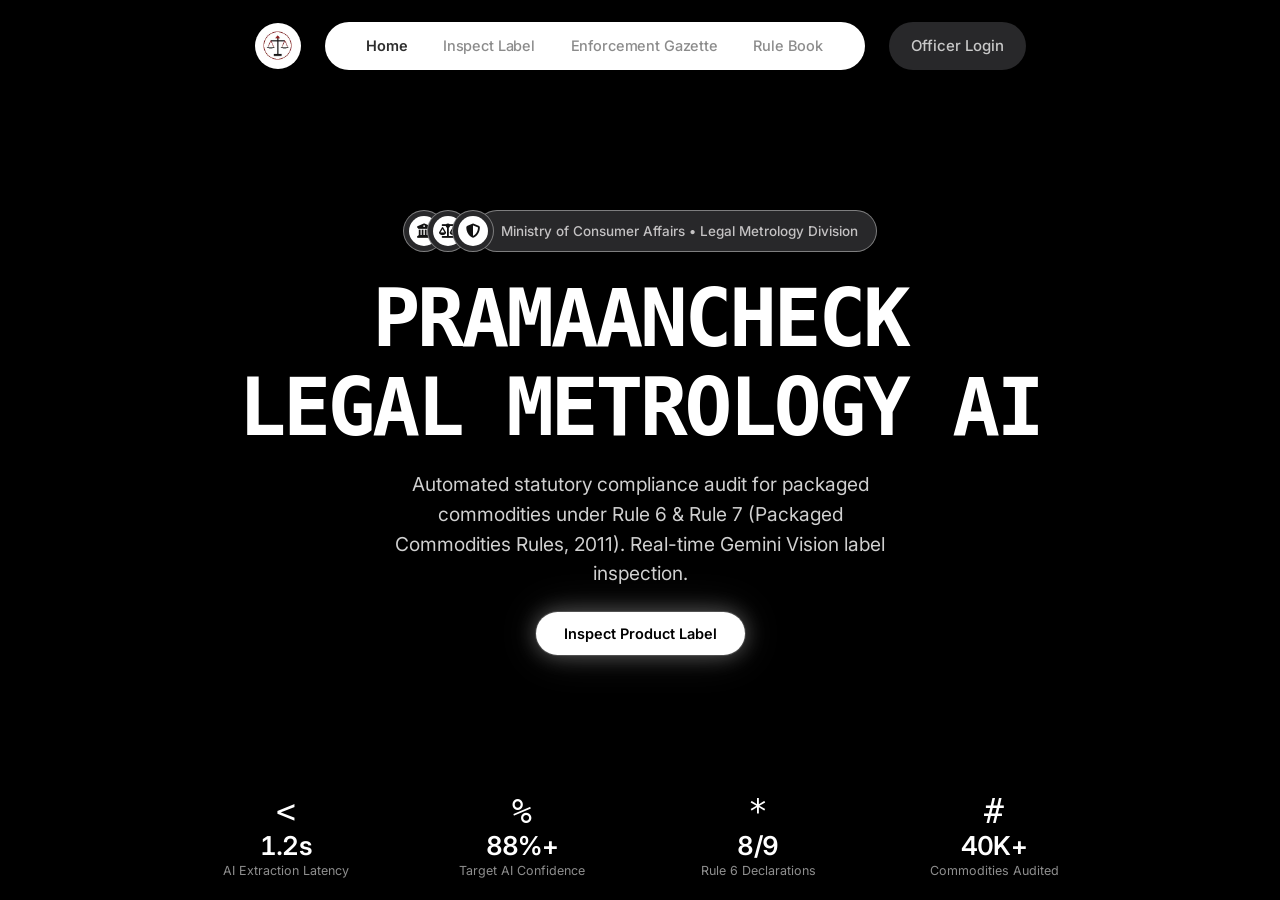
<file: index.html>
<!DOCTYPE html>
<html lang="en">
<head>
  <meta charset="UTF-8" />
  <meta name="viewport" content="width=device-width, initial-scale=1.0" />
  <title>PramaanCheck — Legal Metrology Compliance Intelligence Portal</title>

  <!-- Fonts -->
  <link rel="preconnect" href="https://fonts.googleapis.com" />
  <link rel="preconnect" href="https://fonts.gstatic.com" crossorigin />
  <link
    href="https://fonts.googleapis.com/css2?family=Inter:wght@400;500;600;700&display=swap"
    rel="stylesheet"
  />

  <!-- Retro Dot-Matrix Display Font -->
  <link
    href="https://db.onlinewebfonts.com/c/8cb707a9b8a73f8a7403336b861c3074?family=BubbledotICG-FinePos"
    rel="stylesheet"
  />

  <!-- Font Awesome 6.5.2 Brand & Solid Icons -->
  <link
    rel="stylesheet"
    href="https://cdnjs.cloudflare.com/ajax/libs/font-awesome/6.5.2/css/all.min.css"
    integrity="sha512-SnH5WK+bZxgPHs44uWIX+LLJAJ9/2PkPKZ5QiAj6Ta86w+fsb2TkcmfRyVX3pBnMFcV7oQPJkl9QevSCWr3W6A=="
    crossorigin="anonymous"
    referrerpolicy="no-referrer"
  />

  <!-- Stylesheet -->
  <link rel="stylesheet" href="/styles.css" />
</head>

<body>
  <!-- Full-viewport Cover Video -->
  <div class="bg">
    <video class="bg-video" autoplay muted loop playsinline>
      <source
        src="https://d8j0ntlcm91z4.cloudfront.net/user_38xzZboKViGWJOttwIXH07lWA1P/hf_20260809_012548_ef22562c-c0ae-4816-ad9d-f8922af4e6a7.mp4"
        type="video/mp4"
      />
    </video>
  </div>

  <main class="page">
    <!-- 1. Header -->
    <header class="header">
      <a href="/" class="logo-btn" aria-label="PramaanCheck Legal Metrology Portal">
        <img
          src="assets/logo.webp"
          alt="PramaanCheck Legal Metrology Seal"
          width="52"
          height="52"
          class="logo-img"
        />
      </a>

      <nav class="nav-pill" aria-label="Main Navigation">
        <a href="/" class="nav-link active">Home</a>
        <a href="/scan" class="nav-link">Inspect Label</a>
        <a href="/dashboard" class="nav-link">Enforcement Gazette</a>
        <a href="#rules-modal" class="nav-link" id="rulesNavBtn">Rule Book</a>
      </nav>

      <a href="/login" class="sign-in-btn">Officer Login</a>

      <!-- Mobile Hamburger Button (<=720px) -->
      <button
        class="burger-btn"
        id="burgerBtn"
        aria-label="Toggle Navigation Menu"
        aria-expanded="false"
        aria-controls="mobileMenu"
      >
        <span class="burger-bar"></span>
        <span class="burger-bar"></span>
        <span class="burger-bar"></span>
      </button>
    </header>

    <!-- 2. Hero -->
    <section class="hero">
      <!-- Trust Row -->
      <div class="trust-row anim" style="--d: 0.05s;">
        <div class="trust-avatar" title="Ministry of Consumer Affairs">
          <div class="trust-avatar-inner">
            <i class="fa-solid fa-building-columns" aria-hidden="true"></i>
          </div>
        </div>
        <div class="trust-avatar" title="Legal Metrology Division">
          <div class="trust-avatar-inner">
            <i class="fa-solid fa-scale-balanced" aria-hidden="true"></i>
          </div>
        </div>
        <div class="trust-avatar" title="Compliance Enforcement">
          <div class="trust-avatar-inner">
            <i class="fa-solid fa-shield-halved" aria-hidden="true"></i>
          </div>
        </div>
        <div class="trust-pill">
          <span class="trust-text">Ministry of Consumer Affairs • Legal Metrology Division</span>
        </div>
      </div>

      <!-- Headline -->
      <h1 class="headline">
        <span>PRAMAANCHECK</span>
        <span>LEGAL METROLOGY AI</span>
      </h1>

      <!-- Subhead -->
      <p class="subhead anim" style="--d: 0.28s;">
        Automated statutory compliance audit for packaged commodities under Rule 6 &amp; Rule 7 (Packaged Commodities Rules, 2011). Real-time Gemini Vision label inspection.
      </p>

      <!-- CTA Button -->
      <a href="/scan" class="cta-btn anim-pulse" style="--d: 0.4s;">Inspect Product Label</a>
    </section>

    <!-- 3. Stats Footer -->
    <footer class="stats-footer">
      <div class="stat-item anim" style="--d: 0.5s;">
        <div class="stat-icon">&lt;</div>
        <div class="stat-value-container">
          <span class="stat-value" data-target="1.2" data-decimals="1" data-suffix="s">0.0</span>
        </div>
        <div class="stat-label">AI Extraction Latency</div>
      </div>

      <div class="stat-item anim" style="--d: 0.58s;">
        <div class="stat-icon">%</div>
        <div class="stat-value-container">
          <span class="stat-value" data-target="95" data-decimals="0" data-suffix="%+">0</span>
        </div>
        <div class="stat-label">Target AI Confidence</div>
      </div>

      <div class="stat-item anim" style="--d: 0.66s;">
        <div class="stat-icon">*</div>
        <div class="stat-value-container">
          <span class="stat-value" data-target="9" data-decimals="0" data-suffix="/9">0</span>
        </div>
        <div class="stat-label">Rule 6 Declarations</div>
      </div>

      <div class="stat-item anim" style="--d: 0.74s;">
        <div class="stat-icon">#</div>
        <div class="stat-value-container">
          <span class="stat-value" data-target="50" data-decimals="0" data-suffix="K+">0</span>
        </div>
        <div class="stat-label">Commodities Audited</div>
      </div>
    </footer>
  </main>

  <!-- Mobile Menu Overlay & Drawer Sheet -->
  <div class="mobile-overlay" id="mobileOverlay" hidden></div>
  <div class="mobile-menu-sheet" id="mobileMenu" hidden>
    <a href="/" class="mobile-nav-link active">Home</a>
    <a href="/scan" class="mobile-nav-link">Inspect Label</a>
    <a href="/dashboard" class="mobile-nav-link">Enforcement Gazette</a>
    <a href="#rules-modal" class="mobile-nav-link" id="mobileRulesBtn">Rule Book</a>
    <a href="/login" class="mobile-sign-in">Officer Login</a>
  </div>

  <!-- Rule Book Modal -->
  <div class="modal-overlay" id="rulesModal" hidden>
    <div class="modal-content">
      <div class="modal-header">
        <h2 class="modal-title"><i class="fa-solid fa-book-bookmark"></i> Statutory Rule Book</h2>
        <button class="modal-close" id="closeRulesBtn" aria-label="Close Rules Modal">&times;</button>
      </div>
      <div class="modal-body">
        <h3 class="rule-heading">Legal Metrology (Packaged Commodities) Rules, 2011</h3>
        
        <div class="rule-card">
          <h4>Rule 6 — Mandatory Declarations on Package</h4>
          <p>Every package must bear legible, prominent declarations including: Manufacturer Name &amp; Address, Country of Origin, Common/Generic Name, Net Quantity, Month &amp; Year of Manufacture, Maximum Retail Price (MRP incl. of all taxes), Consumer Care Details, and Net Quantity Declaration.</p>
        </div>

        <div class="rule-card">
          <h4>Rule 7 — Height &amp; Width Ratio of Numerals &amp; Letters</h4>
          <p>Minimum height of numerals and letters based on net quantity: up to 200g/ml → 1mm; 200g to 500g/ml → 2mm; above 500g/ml → 4mm (double for molded/embossed print). Width ratio to height must not be less than 1:3.</p>
        </div>

        <div class="rule-card">
          <h4>Rule 18 — Provisions Relating to Wholesale / Retail Sale</h4>
          <p>No package shall be sold at a price higher than the Maximum Retail Price (MRP) declared on the package.</p>
        </div>
      </div>
    </div>
  </div>

  <!-- JavaScript -->
  <script src="/main.js"></script>
</body>
</html>
</file>
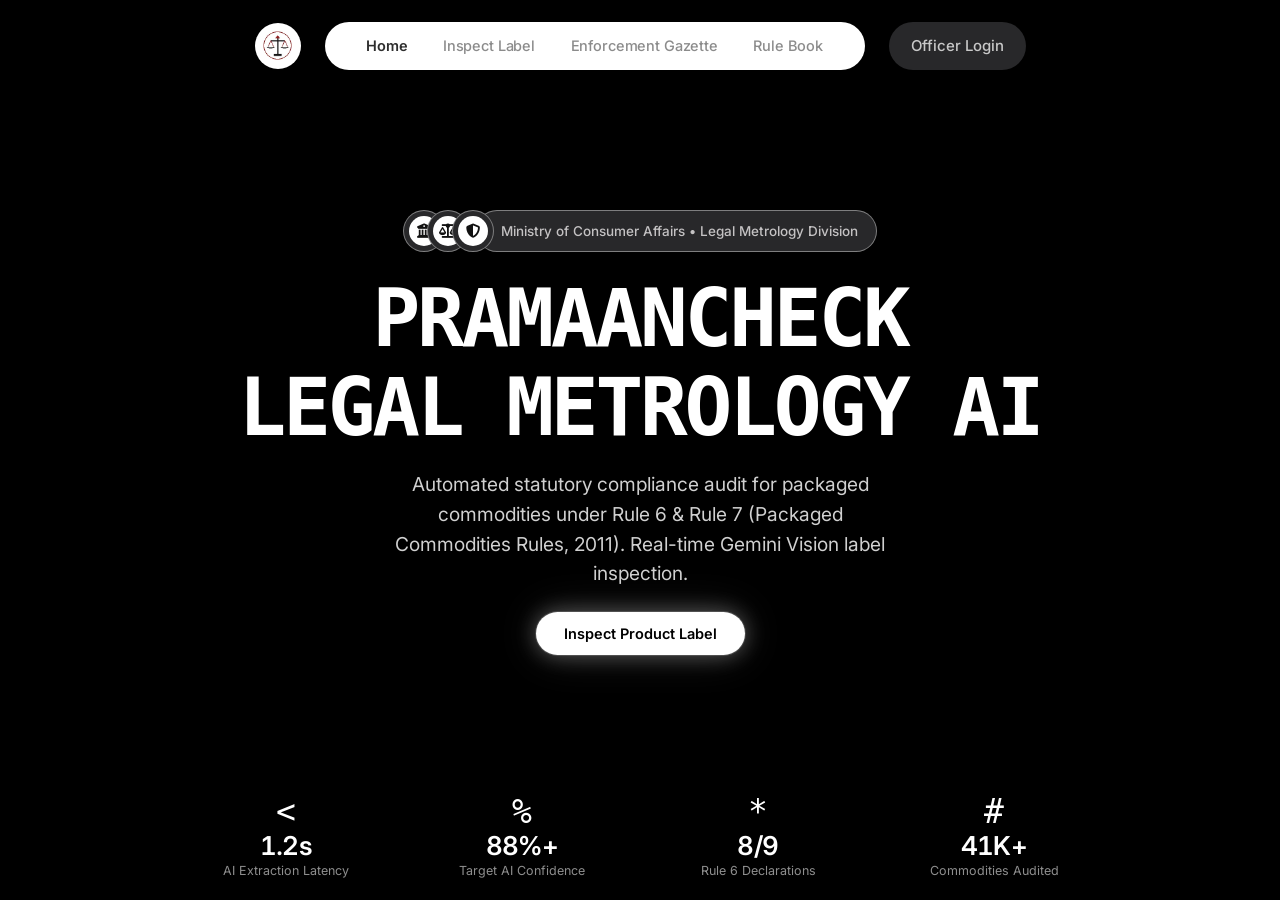
<file: frontend/index.html>
<!DOCTYPE html>
<html lang="en">
<head>
  <meta charset="UTF-8" />
  <meta name="viewport" content="width=device-width, initial-scale=1.0" />
  <title>PramaanCheck — Legal Metrology Compliance Intelligence Portal</title>

  <!-- Fonts -->
  <link rel="preconnect" href="https://fonts.googleapis.com" />
  <link rel="preconnect" href="https://fonts.gstatic.com" crossorigin />
  <link
    href="https://fonts.googleapis.com/css2?family=Inter:wght@400;500;600;700&display=swap"
    rel="stylesheet"
  />

  <!-- Retro Dot-Matrix Display Font -->
  <link
    href="https://db.onlinewebfonts.com/c/8cb707a9b8a73f8a7403336b861c3074?family=BubbledotICG-FinePos"
    rel="stylesheet"
  />

  <!-- Font Awesome 6.5.2 Brand & Solid Icons -->
  <link
    rel="stylesheet"
    href="https://cdnjs.cloudflare.com/ajax/libs/font-awesome/6.5.2/css/all.min.css"
    integrity="sha512-SnH5WK+bZxgPHs44uWIX+LLJAJ9/2PkPKZ5QiAj6Ta86w+fsb2TkcmfRyVX3pBnMFcV7oQPJkl9QevSCWr3W6A=="
    crossorigin="anonymous"
    referrerpolicy="no-referrer"
  />

  <!-- Stylesheet -->
  <link rel="stylesheet" href="styles.css" />
</head>
<body>
  <!-- Full-viewport Cover Video -->
  <div class="bg">
    <video class="bg-video" autoplay muted loop playsinline>
      <source
        src="https://d8j0ntlcm91z4.cloudfront.net/user_38xzZboKViGWJOttwIXH07lWA1P/hf_20260809_012548_ef22562c-c0ae-4816-ad9d-f8922af4e6a7.mp4"
        type="video/mp4"
      />
    </video>
  </div>

  <main class="page">
    <!-- 1. Header -->
    <header class="header">
      <a href="/" class="logo-btn" aria-label="PramaanCheck Legal Metrology Portal">
        <img
          src="assets/logo.webp"
          alt="PramaanCheck Legal Metrology Seal"
          width="52"
          height="52"
          class="logo-img"
        />
      </a>

      <nav class="nav-pill" aria-label="Main Navigation">
        <a href="/" class="nav-link active">Home</a>
        <a href="/scan" class="nav-link">Inspect Label</a>
        <a href="/dashboard" class="nav-link">Enforcement Gazette</a>
        <a href="#rules-modal" class="nav-link" id="rulesNavBtn">Rule Book</a>
      </nav>

      <a href="/login" class="sign-in-btn">Officer Login</a>

      <!-- Mobile Hamburger Button (<=720px) -->
      <button
        class="burger-btn"
        id="burgerBtn"
        aria-label="Toggle Navigation Menu"
        aria-expanded="false"
        aria-controls="mobileMenu"
      >
        <span class="burger-bar"></span>
        <span class="burger-bar"></span>
        <span class="burger-bar"></span>
      </button>
    </header>

    <!-- 2. Hero -->
    <section class="hero">
      <!-- Trust Row -->
      <div class="trust-row anim" style="--d: 0.05s;">
        <div class="trust-avatar" title="Ministry of Consumer Affairs">
          <div class="trust-avatar-inner">
            <i class="fa-solid fa-building-columns" aria-hidden="true"></i>
          </div>
        </div>
        <div class="trust-avatar" title="Legal Metrology Division">
          <div class="trust-avatar-inner">
            <i class="fa-solid fa-scale-balanced" aria-hidden="true"></i>
          </div>
        </div>
        <div class="trust-avatar" title="Compliance Enforcement">
          <div class="trust-avatar-inner">
            <i class="fa-solid fa-shield-halved" aria-hidden="true"></i>
          </div>
        </div>
        <div class="trust-pill">
          <span class="trust-text">Ministry of Consumer Affairs • Legal Metrology Division</span>
        </div>
      </div>

      <!-- Headline -->
      <h1 class="headline">
        <span>PRAMAANCHECK</span>
        <span>LEGAL METROLOGY AI</span>
      </h1>

      <!-- Subhead -->
      <p class="subhead anim" style="--d: 0.28s;">
        Automated statutory compliance audit for packaged commodities under Rule 6 &amp; Rule 7 (Packaged Commodities Rules, 2011). Real-time Gemini Vision label inspection.
      </p>

      <!-- CTA Button -->
      <a href="/scan" class="cta-btn anim-pulse" style="--d: 0.4s;">Inspect Product Label</a>
    </section>

    <!-- 3. Stats Footer -->
    <footer class="stats-footer">
      <div class="stat-item anim" style="--d: 0.5s;">
        <div class="stat-icon">&lt;</div>
        <div class="stat-value-container">
          <span class="stat-value" data-target="1.2" data-decimals="1" data-suffix="s">0.0</span>
        </div>
        <div class="stat-label">AI Extraction Latency</div>
      </div>

      <div class="stat-item anim" style="--d: 0.58s;">
        <div class="stat-icon">%</div>
        <div class="stat-value-container">
          <span class="stat-value" data-target="95" data-decimals="0" data-suffix="%+">0</span>
        </div>
        <div class="stat-label">Target AI Confidence</div>
      </div>

      <div class="stat-item anim" style="--d: 0.66s;">
        <div class="stat-icon">*</div>
        <div class="stat-value-container">
          <span class="stat-value" data-target="9" data-decimals="0" data-suffix="/9">0</span>
        </div>
        <div class="stat-label">Rule 6 Declarations</div>
      </div>

      <div class="stat-item anim" style="--d: 0.74s;">
        <div class="stat-icon">#</div>
        <div class="stat-value-container">
          <span class="stat-value" data-target="50" data-decimals="0" data-suffix="K+">0</span>
        </div>
        <div class="stat-label">Commodities Audited</div>
      </div>
    </footer>
  </main>

  <!-- Mobile Menu Overlay & Drawer Sheet -->
  <div class="mobile-overlay" id="mobileOverlay" hidden></div>
  <div class="mobile-menu-sheet" id="mobileMenu" hidden>
    <a href="/" class="mobile-nav-link active">Home</a>
    <a href="/scan" class="mobile-nav-link">Inspect Label</a>
    <a href="/dashboard" class="mobile-nav-link">Enforcement Gazette</a>
    <a href="#rules-modal" class="mobile-nav-link" id="mobileRulesBtn">Rule Book</a>
    <a href="/login" class="mobile-sign-in">Officer Login</a>
  </div>

  <!-- Rule Book Modal -->
  <div class="modal-overlay" id="rulesModal" hidden>
    <div class="modal-content">
      <div class="modal-header">
        <h2 class="modal-title"><i class="fa-solid fa-book-bookmark"></i> Statutory Rule Book</h2>
        <button class="modal-close" id="closeRulesBtn" aria-label="Close Rules Modal">&times;</button>
      </div>
      <div class="modal-body">
        <h3 class="rule-heading">Legal Metrology (Packaged Commodities) Rules, 2011</h3>
        
        <div class="rule-card">
          <h4>Rule 6 — Mandatory Declarations on Package</h4>
          <p>Every package must bear legible, prominent declarations including: Manufacturer Name &amp; Address, Country of Origin, Common/Generic Name, Net Quantity, Month &amp; Year of Manufacture, Maximum Retail Price (MRP incl. of all taxes), Consumer Care Details, and Net Quantity Declaration.</p>
        </div>

        <div class="rule-card">
          <h4>Rule 7 — Height &amp; Width Ratio of Numerals &amp; Letters</h4>
          <p>Minimum height of numerals and letters based on net quantity: up to 200g/ml → 1mm; 200g to 500g/ml → 2mm; above 500g/ml → 4mm (double for molded/embossed print). Width ratio to height must not be less than 1:3.</p>
        </div>

        <div class="rule-card">
          <h4>Rule 18 — Provisions Relating to Wholesale / Retail Sale</h4>
          <p>No package shall be sold at a price higher than the Maximum Retail Price (MRP) declared on the package.</p>
        </div>
      </div>
    </div>
  </div>

  <!-- JavaScript -->
  <script src="main.js"></script>
</body>
</html>
</file>
<file: styles.css>
:root {
  --bg: #000000;
  --text: #ffffff;
  --muted: #8e8e8e;
  --nav-text: #2e2e2e;
  --pill-dark: #28282a;
  --sign-in-text: #c8c8c8;
  --nav-shadow: 0 4px 14px rgba(0, 0, 0, 0.16);
  --trust-bg: #28282a;
  --trust-border: rgba(255, 255, 255, 0.4);
  --trust-text: #c4c2c3;
  --font-sans: "Inter", "Segoe UI", system-ui, sans-serif;
  --font-display: "Geist Pixel Circle", monospace;
}

@font-face {
  font-family: "Geist Pixel Circle";
  src: url("fonts/GeistPixel-Circle.woff2") format("woff2");
  font-weight: 400;
  font-style: normal;
  font-display: swap;
}

*, *::before, *::after {
  box-sizing: border-box;
  margin: 0;
  padding: 0;
}

html, body {
  width: 100%;
  height: 100vh;
  height: 100dvh;
  overflow: hidden;
  background-color: var(--bg);
  color: var(--text);
  font-family: var(--font-sans);
  -webkit-font-smoothing: antialiased;
  -moz-osx-font-smoothing: grayscale;
}

body.menu-open {
  overflow: hidden;
}

/* Background Cover Video */
.bg {
  position: absolute;
  inset: 0;
  overflow: hidden;
  background-color: var(--bg);
  z-index: 0;
}

.bg::after {
  content: "";
  position: absolute;
  inset: 0;
  background: radial-gradient(circle at center, rgba(0, 0, 0, 0.3) 0%, rgba(0, 0, 0, 0.7) 100%),
              linear-gradient(180deg, rgba(0,0,0,0.4) 0%, rgba(0,0,0,0.1) 40%, rgba(0,0,0,0.5) 100%);
  pointer-events: none;
  z-index: 1;
}


.bg-video {
  position: absolute;
  inset: 0;
  width: 100%;
  height: 100%;
  object-fit: cover;
  pointer-events: none;
  z-index: 0;
}

/* Layout Container */
.page {
  position: relative;
  z-index: 1;
  display: flex;
  flex-direction: column;
  align-items: center;
  justify-content: space-between;
  height: 100vh;
  height: 100dvh;
  padding: clamp(16px, 2.4vh, 28px) clamp(14px, 3vw, 32px);
  overflow: hidden;
}

/* Header */
.header {
  position: relative;
  z-index: 10;
  width: 100%;
  max-width: 820px;
  display: flex;
  align-items: center;
  justify-content: center;
  gap: clamp(14px, 2.2vw, 24px);
  flex-shrink: 0;
  animation: slideDown 0.7s cubic-bezier(0.22, 1, 0.36, 1) both;
}

@keyframes slideDown {
  from {
    opacity: 0;
    transform: translateY(-18px);
  }
  to {
    opacity: 1;
    transform: translateY(0);
  }
}

.logo-btn {
  width: clamp(40px, 4.4vw, 46px);
  height: clamp(40px, 4.4vw, 46px);
  border-radius: 50%;
  background-color: #ffffff;
  box-shadow: var(--nav-shadow);
  display: grid;
  place-items: center;
  border: none;
  cursor: pointer;
  transition: transform 0.25s ease;
  flex-shrink: 0;
  padding: 0;
}

.logo-btn:hover {
  transform: scale(1.04);
}

.logo-img {
  width: 72%;
  height: 72%;
  object-fit: contain;
  display: block;
}

.nav-pill {
  height: clamp(44px, 5.2vw, 48px);
  max-width: 540px;
  flex: 1;
  background-color: #ffffff;
  border-radius: 999px;
  box-shadow: var(--nav-shadow);
  display: flex;
  align-items: center;
  justify-content: space-evenly;
  padding: 4px 12px;
}

.nav-link {
  font-family: var(--font-sans);
  font-weight: 500;
  font-size: clamp(12px, 1.3vw, 14.5px);
  letter-spacing: -0.01em;
  color: var(--nav-text);
  text-decoration: none;
  opacity: 0.55;
  transition: opacity 0.2s ease;
  position: relative;
  padding: 4px 6px;
  white-space: nowrap;
}


.nav-link:hover {
  opacity: 0.75;
}

.nav-link.active {
  opacity: 1;
  font-weight: 600;
}


.sign-in-btn {
  height: clamp(44px, 5.2vw, 48px);
  padding: 0 clamp(16px, 2vw, 22px);
  background-color: var(--pill-dark);
  color: var(--sign-in-text);
  border-radius: 999px;
  box-shadow: var(--nav-shadow);
  font-family: var(--font-sans);
  font-weight: 500;
  font-size: clamp(13px, 1.4vw, 15px);
  text-decoration: none;
  display: inline-flex;
  align-items: center;
  justify-content: center;
  border: none;
  cursor: pointer;
  white-space: nowrap;
  transition: background-color 0.2s ease, color 0.2s ease, transform 0.2s ease;
  flex-shrink: 0;
}

.sign-in-btn:hover {
  background-color: #323234;
  color: #ffffff;
  transform: translateY(-1px);
}

/* Hero Section */
.hero {
  flex: 1;
  display: flex;
  flex-direction: column;
  align-items: center;
  justify-content: center;
  text-align: center;
  max-width: 900px;
  width: 100%;
  position: relative;
  z-index: 2;
}

/* Trust Row */
.trust-row {
  display: inline-flex;
  align-items: center;
  margin-bottom: clamp(16px, 2.5vh, 26px);
  position: relative;
  --trust-size: clamp(36px, 4.5vw, 42px);
}

.trust-avatar {
  width: var(--trust-size);
  height: var(--trust-size);
  background-color: var(--trust-bg);
  border: 1px solid var(--trust-border);
  border-radius: 50%;
  padding: 5px;
  display: flex;
  align-items: center;
  justify-content: center;
  position: relative;
  transition: transform 0.35s ease;
}

.trust-avatar-inner {
  width: 100%;
  height: 100%;
  border-radius: 50%;
  background-color: #ffffff;
  display: flex;
  align-items: center;
  justify-content: center;
}

.trust-avatar-inner i {
  color: #111111;
  font-size: calc(var(--trust-size) * 0.34);
}

.trust-avatar:nth-child(1) { z-index: 1; }
.trust-avatar:nth-child(2) { z-index: 2; margin-left: calc(var(--trust-size) * -0.42); }
.trust-avatar:nth-child(3) { z-index: 4; margin-left: calc(var(--trust-size) * -0.42); }

.trust-avatar:nth-child(1):hover { transform: translateY(-2px); }
.trust-avatar:nth-child(2):hover { transform: translateY(-4px); }
.trust-avatar:nth-child(3):hover { transform: translateY(-2px); }

.trust-pill {
  height: var(--trust-size);
  background-color: var(--trust-bg);
  border: 1px solid var(--trust-border);
  border-radius: 999px;
  margin-left: calc(var(--trust-size) * -0.42);
  padding-left: calc(var(--trust-size) * 0.58);
  padding-right: clamp(14px, 2vw, 18px);
  display: inline-flex;
  align-items: center;
  z-index: 0;
}

.trust-text {
  font-family: var(--font-sans);
  font-weight: 500;
  color: var(--trust-text);
  font-size: clamp(12px, 1.4vw, 13.5px);
  white-space: nowrap;
}

/* Headline */
.headline {
  font-family: var(--font-display);
  font-size: clamp(28px, 6.2vw, 80px);
  letter-spacing: -0.04em;
  line-height: 1.12;
  color: #ffffff;
  margin-bottom: clamp(12px, 2vh, 20px);
}

.headline span {
  display: block;
  white-space: nowrap;
  overflow: hidden;
  opacity: 0;
  transform: translateY(14px);
  animation: headlineFade 0.85s cubic-bezier(0.22, 1, 0.36, 1) forwards;
}

.headline span:nth-child(1) {
  animation-delay: 0.12s;
}

.headline span:nth-child(2) {
  animation-delay: 0.30s;
}

@keyframes headlineFade {
  to {
    opacity: 1;
    transform: translateY(0);
  }
}

/* Subhead */
.subhead {
  max-width: min(500px, 92%);
  font-family: var(--font-sans);
  font-size: clamp(calc(13.5px + 2pt), calc(1.55vw + 2pt), calc(16.5px + 2pt));
  color: #d0d0d0;
  opacity: 0.8;
  line-height: 1.55;
  font-weight: 400;
  margin-bottom: clamp(16px, 2.5vh, 26px);
}

/* CTA Button */
.cta-btn {
  font-family: var(--font-sans);
  font-weight: 600;
  font-size: clamp(13.5px, 1.5vw, 14.5px);
  color: #000000;
  background-color: #ffffff;
  padding: clamp(11px, 1.6vh, 13px) clamp(22px, 3vw, 28px);
  border-radius: 999px;
  text-decoration: none;
  display: inline-flex;
  align-items: center;
  justify-content: center;
  box-shadow: 0 0 0 1px rgba(255,255,255,0.15), 0 0 22px rgba(255,255,255,0.32), 0 0 44px rgba(255,255,255,0.12);
  transition: transform 0.25s ease, box-shadow 0.25s ease;
}

.cta-btn:hover {
  transform: translateY(-2px) scale(1.02);
  box-shadow: 0 0 0 1px rgba(255,255,255,0.25), 0 0 30px rgba(255,255,255,0.48), 0 0 60px rgba(255,255,255,0.22);
}

/* Stats Footer */
.stats-footer {
  width: 100%;
  max-width: 920px;
  display: grid;
  grid-template-columns: repeat(4, 1fr);
  gap: clamp(12px, 2vw, 24px);
  flex-shrink: 0;
  position: relative;
  z-index: 2;
}

.stat-item {
  display: flex;
  flex-direction: column;
  align-items: center;
  text-align: center;
}

.stat-icon {
  font-family: var(--font-display);
  font-size: clamp(22px, 3vw, 33px);
  color: #ffffff;
  margin-bottom: 2px;
  line-height: 1;
}

.stat-value-container {
  font-family: var(--font-sans);
  font-weight: 600;
  font-size: clamp(18px, 2.2vw, 26px);
  letter-spacing: -0.025em;
  color: #ffffff;
  font-variant-numeric: tabular-nums;
  margin-bottom: 2px;
  line-height: 1.2;
}

.stat-label {
  font-family: var(--font-sans);
  font-size: clamp(11px, 1.2vw, 12.5px);
  color: var(--muted);
  font-weight: 400;
}

/* Shared Entrance Animation */
.anim {
  opacity: 0;
  animation: reveal 0.85s cubic-bezier(0.22, 1, 0.36, 1) forwards;
  animation-delay: var(--d, 0s);
}

@keyframes reveal {
  from {
    opacity: 0;
    transform: translateY(22px) scale(0.98);
    filter: blur(6px);
  }
  to {
    opacity: 1;
    transform: translateY(0) scale(1);
    filter: blur(0);
  }
}

.anim-pulse {
  opacity: 0;
  animation: revealPulse 0.85s cubic-bezier(0.22, 1, 0.36, 1) forwards;
  animation-delay: var(--d, 0s);
}

@keyframes revealPulse {
  from {
    opacity: 0;
    transform: translateY(22px) scale(0.95);
    filter: blur(6px);
  }
  to {
    opacity: 1;
    transform: translateY(0) scale(1);
    filter: blur(0);
  }
}

/* Mobile Navigation */
.burger-btn {
  display: none;
  width: 48px;
  height: 48px;
  border-radius: 50%;
  background-color: var(--pill-dark);
  border: none;
  cursor: pointer;
  position: relative;
  z-index: 100;
  align-items: center;
  justify-content: center;
  flex-direction: column;
  gap: 5px;
  transition: background-color 0.3s ease;
}

.burger-bar {
  width: 18px;
  height: 1.5px;
  background-color: #ffffff;
  transition: transform 0.3s ease, background-color 0.3s ease;
}

.burger-btn[aria-expanded="true"] {
  background-color: #ffffff;
}

.burger-btn[aria-expanded="true"] .burger-bar {
  background-color: #000000;
}

.burger-btn[aria-expanded="true"] .burger-bar:nth-child(1) {
  transform: translateY(6.5px) rotate(45deg);
}

.burger-btn[aria-expanded="true"] .burger-bar:nth-child(2) {
  opacity: 0;
}

.mobile-overlay[hidden],
.mobile-menu-sheet[hidden] {
  display: none !important;
}

@media (min-width: 721px) {
  .burger-btn,
  .mobile-overlay,
  .mobile-menu-sheet {
    display: none !important;
  }
}

.mobile-overlay {
  position: fixed;
  inset: 0;
  background-color: rgba(0, 0, 0, 0.62);
  backdrop-filter: blur(6px);
  -webkit-backdrop-filter: blur(6px);
  z-index: 90;
  animation: overlayIn 0.28s ease forwards;
}


@keyframes overlayIn {
  from { opacity: 0; }
  to { opacity: 1; }
}

.mobile-menu-sheet {
  position: fixed;
  top: clamp(80px, 12vh, 100px);
  left: 50%;
  transform: translateX(-50%);
  width: calc(100% - 32px);
  max-width: 400px;
  background-color: #ffffff;
  border-radius: 28px;
  padding: 22px 18px 20px;
  box-shadow: 0 20px 60px rgba(0, 0, 0, 0.45);
  z-index: 95;
  display: flex;
  flex-direction: column;
  align-items: center;
  gap: 16px;
  animation: menuIn 0.38s cubic-bezier(0.22, 1, 0.36, 1) forwards;
}

@keyframes menuIn {
  from {
    opacity: 0;
    transform: translate(-50%, -20px) scale(0.95);
  }
  to {
    opacity: 1;
    transform: translate(-50%, 0) scale(1);
  }
}

.mobile-nav-link {
  font-family: var(--font-sans);
  font-weight: 500;
  font-size: 16px;
  color: #2e2e2e;
  text-decoration: none;
  position: relative;
  padding: 6px 12px;
  opacity: 0.8;
}

.mobile-nav-link.active {
  opacity: 1;
  font-weight: 600;
}


.mobile-sign-in {
  width: 100%;
  height: 48px;
  background-color: var(--pill-dark);
  color: #ffffff;
  border-radius: 999px;
  font-family: var(--font-sans);
  font-weight: 500;
  font-size: 15px;
  text-decoration: none;
  display: flex;
  align-items: center;
  justify-content: center;
  margin-top: 8px;
}

/* Responsiveness */
@media (max-width: 720px) {
  .header {
    justify-content: space-between;
    max-width: 100%;
  }

  .logo-btn {
    width: 48px;
    height: 48px;
  }

  .nav-pill, .sign-in-btn {
    display: none;
  }

  .burger-btn {
    display: flex;
  }

  .headline {
    letter-spacing: -0.08em;
    line-height: 1.05;
  }

  .stats-footer {
    grid-template-columns: repeat(2, 1fr);
    row-gap: 16px;
  }
}

@media (max-width: 420px) {
  .headline {
    letter-spacing: -0.09em;
    line-height: 1.04;
  }

  .trust-row {
    --trust-size: 34px;
  }

  .trust-text {
    font-size: 12px;
  }
}

@media (max-height: 700px) {
  .trust-row {
    margin-bottom: 12px;
  }
  .subhead {
    margin-bottom: 16px;
  }
  .headline {
    margin-bottom: 10px;
  }
}

@media (prefers-reduced-motion: reduce) {
  *, ::before, ::after {
    animation-duration: 0.01ms !important;
    animation-iteration-count: 1 !important;
    transition-duration: 0.01ms !important;
    scroll-behavior: auto !important;
  }
  .anim, .anim-pulse, .headline span, .header {
    opacity: 1 !important;
    transform: none !important;
    filter: none !important;
  }
}

/* Modal Dialog (Rule Book) */
.modal-overlay[hidden] {
  display: none !important;
}

.modal-overlay {
  position: fixed;
  inset: 0;
  background-color: rgba(0, 0, 0, 0.75);
  backdrop-filter: blur(8px);
  -webkit-backdrop-filter: blur(8px);
  z-index: 200;
  display: flex;
  align-items: center;
  justify-content: center;
  padding: 20px;
  animation: overlayIn 0.25s ease forwards;
}


.modal-content {
  background-color: #1a1a1c;
  border: 1px solid rgba(255, 255, 255, 0.2);
  border-radius: 20px;
  width: 100%;
  max-width: 620px;
  max-height: 85vh;
  overflow-y: auto;
  box-shadow: 0 20px 50px rgba(0, 0, 0, 0.6);
  color: #ffffff;
  padding: 24px;
}

.modal-header {
  display: flex;
  align-items: center;
  justify-content: space-between;
  border-bottom: 1px solid rgba(255, 255, 255, 0.1);
  padding-bottom: 14px;
  margin-bottom: 18px;
}

.modal-title {
  font-family: var(--font-sans);
  font-size: 18px;
  font-weight: 600;
  color: #ffffff;
  display: flex;
  align-items: center;
  gap: 10px;
}

.modal-close {
  background: transparent;
  border: none;
  color: #8e8e8e;
  font-size: 24px;
  cursor: pointer;
  line-height: 1;
  transition: color 0.2s ease;
}

.modal-close:hover {
  color: #ffffff;
}

.modal-body {
  display: flex;
  flex-direction: column;
  gap: 16px;
  font-family: var(--font-sans);
}

.rule-heading {
  font-size: 14px;
  color: #c4c2c3;
  text-transform: uppercase;
  letter-spacing: 0.05em;
  font-weight: 600;
}

.rule-card {
  background-color: #242426;
  border-left: 3px solid #991B1B;
  border-radius: 8px;
  padding: 14px 16px;
}

.rule-card h4 {
  font-size: 15px;
  font-weight: 600;
  color: #ffffff;
  margin-bottom: 6px;
}

.rule-card p {
  font-size: 13px;
  line-height: 1.5;
  color: #d0d0d0;
}

/* Glassmorphic Auth Card Styles */
.auth-container {
  flex: 1;
  display: flex;
  align-items: center;
  justify-content: center;
  width: 100%;
  max-width: 440px;
  z-index: 2;
}

.auth-card {
  width: 100%;
  background: rgba(24, 24, 26, 0.85);
  backdrop-filter: blur(12px);
  -webkit-backdrop-filter: blur(12px);
  border: 1px solid rgba(255, 255, 255, 0.15);
  border-radius: 24px;
  padding: 32px 28px;
  box-shadow: 0 20px 50px rgba(0, 0, 0, 0.6);
  color: #ffffff;
  display: flex;
  flex-direction: column;
  gap: 20px;
}

.auth-header {
  text-align: center;
}

.auth-header h1 {
  font-family: var(--font-display);
  font-size: 24px;
  color: #ffffff;
  letter-spacing: -0.02em;
  margin-top: 8px;
  margin-bottom: 4px;
}

.auth-header p {
  font-family: var(--font-sans);
  font-size: 13px;
  color: var(--trust-text);
}

.form-group {
  display: flex;
  flex-direction: column;
  gap: 6px;
  text-align: left;
}

.form-group label {
  font-family: var(--font-sans);
  font-size: 12px;
  font-weight: 500;
  color: #c8c8c8;
  text-transform: uppercase;
  letter-spacing: 0.04em;
}

.form-control {
  width: 100%;
  background: rgba(255, 255, 255, 0.06);
  border: 1px solid rgba(255, 255, 255, 0.2);
  border-radius: 12px;
  padding: 12px 16px;
  color: #ffffff;
  font-family: var(--font-sans);
  font-size: 14px;
  outline: none;
  transition: border-color 0.2s ease, background 0.2s ease;
}

.form-control:focus {
  border-color: #ffffff;
  background: rgba(255, 255, 255, 0.1);
}

.auth-submit-btn {
  width: 100%;
  height: 46px;
  background-color: #ffffff;
  color: #000000;
  border-radius: 999px;
  border: none;
  font-family: var(--font-sans);
  font-weight: 600;
  font-size: 14px;
  cursor: pointer;
  box-shadow: 0 0 22px rgba(255, 255, 255, 0.32);
  transition: transform 0.2s ease, box-shadow 0.2s ease;
  margin-top: 6px;
}

.auth-submit-btn:hover {
  transform: translateY(-2px);
  box-shadow: 0 0 30px rgba(255, 255, 255, 0.48);
}

.quick-users {
  margin-top: 8px;
  border-top: 1px solid rgba(255, 255, 255, 0.1);
  padding-top: 16px;
  display: flex;
  flex-direction: column;
  gap: 10px;
}

.quick-users-title {
  font-family: var(--font-sans);
  font-size: 11px;
  color: var(--muted);
  text-align: center;
  letter-spacing: 0.06em;
  font-weight: 600;
}

.quick-user-btn {
  width: 100%;
  background: var(--pill-dark);
  border: 1px solid rgba(255, 255, 255, 0.15);
  border-radius: 999px;
  padding: 10px 16px;
  color: #ffffff;
  font-family: var(--font-sans);
  font-size: 13px;
  cursor: pointer;
  display: flex;
  align-items: center;
  justify-content: space-between;
  transition: background 0.2s ease, transform 0.2s ease;
}

.quick-user-btn:hover {
  background: #323234;
  transform: translateY(-1px);
}

.user-role-tag {
  font-size: 10px;
  font-weight: 600;
  text-transform: uppercase;
  padding: 2px 8px;
  border-radius: 999px;
  letter-spacing: 0.04em;
}

.role-admin { background: #991b1b; color: #ffffff; }
.role-inspector { background: #1e3a8a; color: #ffffff; }
.role-viewer { background: #15803d; color: #ffffff; }

.alert-box {
  padding: 10px 14px;
  border-radius: 10px;
  font-family: var(--font-sans);
  font-size: 13px;
  text-align: center;
}

.alert-error {
  background: rgba(153, 27, 27, 0.25);
  border: 1px solid #991b1b;
  color: #fca5a5;
}

/* Glassmorphic Workspace & Scan Grid */
.main-workspace {
  flex: 1;
  width: 100%;
  max-width: 1080px;
  display: flex;
  flex-direction: column;
  gap: 20px;
  z-index: 2;
  overflow-y: auto;
  padding-bottom: 24px;
  margin-top: clamp(16px, 2.5vh, 28px);
}

.main-workspace h1,
.main-workspace .headline {
  text-shadow: 0 2px 12px rgba(0, 0, 0, 0.95);
}

.main-workspace p {
  color: #e2e8f0 !important;
  text-shadow: 0 1px 6px rgba(0, 0, 0, 0.9);
}


.glass-panel {
  background: rgba(24, 24, 26, 0.85);
  backdrop-filter: blur(12px);
  -webkit-backdrop-filter: blur(12px);
  border: 1px solid rgba(255, 255, 255, 0.15);
  border-radius: 24px;
  padding: 24px;
  color: #ffffff;
  box-shadow: 0 20px 50px rgba(0, 0, 0, 0.6);
}

.scan-grid {
  display: grid;
  grid-template-columns: 1fr 1fr;
  gap: 20px;
  width: 100%;
}

@media (max-width: 840px) {
  .scan-grid {
    grid-template-columns: 1fr;
  }
}

.upload-area {
  background: rgba(255, 255, 255, 0.04);
  border: 2px dashed rgba(255, 255, 255, 0.2);
  border-radius: 16px;
  padding: 32px 20px;
  text-align: center;
  cursor: pointer;
  transition: background 0.2s ease, border-color 0.2s ease;
}

.upload-area.dragover,
.upload-area:hover {
  background: rgba(255, 255, 255, 0.08);
  border-color: #ffffff;
}

.canvas-container {
  position: relative;
  background: #000000;
  border: 1px solid rgba(255, 255, 255, 0.2);
  border-radius: 12px;
  overflow: hidden;
  margin-top: 10px;
  display: flex;
  flex-direction: column;
  align-items: center;
}

#label-canvas {
  max-width: 100%;
  height: auto;
  cursor: crosshair;
  display: block;
}

.canvas-toolbar {
  width: 100%;
  background: #18181a;
  padding: 8px 12px;
  display: flex;
  justify-content: space-between;
  font-size: 11px;
  font-family: var(--font-sans);
  color: var(--muted);
  border-top: 1px solid rgba(255, 255, 255, 0.1);
}

.rule-item {
  background: rgba(255, 255, 255, 0.04);
  border: 1px solid rgba(255, 255, 255, 0.1);
  border-radius: 12px;
  padding: 12px 14px;
  margin-bottom: 10px;
  display: flex;
  align-items: center;
  justify-content: space-between;
  gap: 12px;
}

.rule-info {
  display: flex;
  flex-direction: column;
  gap: 4px;
}

.rule-title {
  display: flex;
  align-items: center;
  gap: 8px;
  font-size: 13px;
  font-weight: 600;
  color: #ffffff;
}

.rule-section {
  font-size: 10px;
  padding: 2px 6px;
  border-radius: 4px;
  background: rgba(255, 255, 255, 0.1);
  color: #c4c2c3;
  font-weight: 500;
}

.rule-details {
  font-size: 12px;
  color: #d0d0d0;
}

.badge {
  padding: 4px 10px;
  border-radius: 999px;
  font-size: 11px;
  font-weight: 600;
  text-transform: uppercase;
  font-family: var(--font-sans);
  white-space: nowrap;
}

.badge-pass {
  background: rgba(21, 128, 61, 0.3);
  border: 1px solid #15803d;
  color: #4ade80;
}

.badge-fail {
  background: rgba(153, 27, 27, 0.3);
  border: 1px solid #991b1b;
  color: #fca5a5;
}

.badge-warn {
  background: rgba(202, 138, 4, 0.3);
  border: 1px solid #ca8a04;
  color: #fef08a;
}

/* Glassmorphic Table Styles */
.metrics-grid {
  display: grid;
  grid-template-columns: repeat(3, 1fr);
  gap: 16px;
  margin-bottom: 20px;
}

@media (max-width: 720px) {
  .metrics-grid {
    grid-template-columns: 1fr;
  }
}

.metric-card {
  background: rgba(24, 24, 26, 0.85);
  border: 1px solid rgba(255, 255, 255, 0.15);
  border-radius: 16px;
  padding: 18px;
  display: flex;
  flex-direction: column;
  gap: 4px;
}

.metric-label {
  font-size: 11px;
  font-weight: 600;
  color: var(--muted);
  text-transform: uppercase;
  letter-spacing: 0.05em;
}

.metric-value {
  font-size: 28px;
  font-weight: 700;
  font-family: var(--font-sans);
  color: #ffffff;
}

.metric-sub {
  font-size: 11px;
  color: var(--trust-text);
}

.custom-table {
  width: 100%;
  border-collapse: collapse;
  font-family: var(--font-sans);
  font-size: 13px;
  color: #ffffff;
}

.custom-table th {
  background: rgba(255, 255, 255, 0.06);
  color: #c4c2c3;
  font-weight: 600;
  font-size: 11px;
  text-transform: uppercase;
  letter-spacing: 0.05em;
  padding: 12px 14px;
  text-align: left;
  border-bottom: 1px solid rgba(255, 255, 255, 0.15);
}

.custom-table td {
  padding: 12px 14px;
  border-bottom: 1px solid rgba(255, 255, 255, 0.08);
}

.custom-table tr:hover td {
  background: rgba(255, 255, 255, 0.04);
}

/* ==============================================================================
   MOBILE & PHONE ULTRA-RESPONSIVE ADAPTABILITY
   ============================================================================== */

html, body {
  max-width: 100vw;
  overflow-x: hidden;
}

@media (max-width: 768px) {
  /* Prevent side overflow & padding squeeze */
  .main-content, .page-shell, .container, .landing-hero {
    padding-left: 12px !important;
    padding-right: 12px !important;
    max-width: 100vw !important;
    box-sizing: border-box !important;
  }

  /* Header / Nav Bar Mobile Adaptations */
  .navbar, header {
    padding: 10px 14px !important;
    flex-wrap: wrap !important;
    gap: 10px !important;
  }

  .nav-brand {
    gap: 10px !important;
  }

  .brand-title {
    font-size: 15px !important;
    letter-spacing: 0px !important;
  }

  .brand-logo {
    width: 32px !important;
    height: 32px !important;
    font-size: 18px !important;
  }

  .brand-tag {
    display: none !important; /* Hide tag on small screens to save space */
  }

  .nav-links {
    width: 100% !important;
    justify-content: space-between !important;
    gap: 4px !important;
    overflow-x: auto !important;
    padding-bottom: 4px !important;
    -webkit-overflow-scrolling: touch !important;
  }

  .nav-item {
    padding: 6px 8px !important;
    font-size: 11px !important;
    white-space: nowrap !important;
  }

  .user-badge {
    padding: 4px 8px !important;
    font-size: 11px !important;
  }

  /* Gazette Banner Mobile */
  .gazette-banner {
    padding: 6px 12px !important;
    font-size: 10px !important;
    flex-direction: column !important;
    gap: 4px !important;
    text-align: center !important;
  }

  /* Bento Grid / Metrics on Mobile */
  .metrics-grid {
    grid-template-columns: 1fr !important;
    gap: 12px !important;
  }

  .metric-card {
    padding: 14px 16px !important;
  }

  .metric-value {
    font-size: 24px !important;
  }

  /* Card Panels & Containers */
  .card-panel {
    padding: 14px 12px !important;
    margin-bottom: 20px !important;
  }

  .panel-header {
    flex-direction: column !important;
    align-items: flex-start !important;
    gap: 8px !important;
  }

  .panel-title {
    font-size: 16px !important;
  }

  /* Tables Mobile Responsive Touch Scroll */
  .table-responsive {
    display: block !important;
    width: 100% !important;
    overflow-x: auto !important;
    -webkit-overflow-scrolling: touch !important;
    border: 1px solid rgba(255, 255, 255, 0.15);
  }

  .custom-table th, .custom-table td {
    padding: 8px 10px !important;
    font-size: 11px !important;
    white-space: nowrap !important;
  }

  /* Scan View Mobile Grid */
  .scan-grid {
    grid-template-columns: 1fr !important;
    gap: 16px !important;
  }

  .upload-area {
    padding: 24px 12px !important;
  }

  .canvas-container {
    max-width: 100% !important;
    overflow: hidden !important;
  }

  canvas, video {
    max-width: 100% !important;
    height: auto !important;
    aspect-ratio: 4/3 !important;
    object-fit: contain !important;
  }

  /* Rule Item Cards */
  .rule-item {
    flex-direction: column !important;
    gap: 8px !important;
    padding: 12px 14px !important;
  }

  .rule-title {
    font-size: 13px !important;
    flex-wrap: wrap !important;
  }

  /* Modal Responsive Mobile Sheet */
  .modal-content {
    width: 94vw !important;
    max-width: 480px !important;
    max-height: 85vh !important;
    margin: 12px auto !important;
    padding: 16px !important;
    overflow-y: auto !important;
  }

  /* Login / Auth Card */
  .auth-card {
    width: 92vw !important;
    max-width: 380px !important;
    padding: 20px 16px !important;
    margin: 16px auto !important;
  }

  /* 4-Stat Footer on Mobile */
  .stats-footer {
    grid-template-columns: repeat(2, 1fr) !important;
    gap: 12px !important;
  }
}
</file>
<file: frontend/styles.css>
:root {
  --bg: #000000;
  --text: #ffffff;
  --muted: #8e8e8e;
  --nav-text: #2e2e2e;
  --pill-dark: #28282a;
  --sign-in-text: #c8c8c8;
  --nav-shadow: 0 4px 14px rgba(0, 0, 0, 0.16);
  --trust-bg: #28282a;
  --trust-border: rgba(255, 255, 255, 0.4);
  --trust-text: #c4c2c3;
  --font-sans: "Inter", "Segoe UI", system-ui, sans-serif;
  --font-display: "Geist Pixel Circle", monospace;
}

@font-face {
  font-family: "Geist Pixel Circle";
  src: url("fonts/GeistPixel-Circle.woff2") format("woff2");
  font-weight: 400;
  font-style: normal;
  font-display: swap;
}

*, *::before, *::after {
  box-sizing: border-box;
  margin: 0;
  padding: 0;
}

html, body {
  width: 100%;
  height: 100vh;
  height: 100dvh;
  overflow: hidden;
  background-color: var(--bg);
  color: var(--text);
  font-family: var(--font-sans);
  -webkit-font-smoothing: antialiased;
  -moz-osx-font-smoothing: grayscale;
}

body.menu-open {
  overflow: hidden;
}

/* Background Cover Video */
.bg {
  position: absolute;
  inset: 0;
  overflow: hidden;
  background-color: var(--bg);
  z-index: 0;
}

.bg::after {
  content: "";
  position: absolute;
  inset: 0;
  background: radial-gradient(circle at center, rgba(0, 0, 0, 0.3) 0%, rgba(0, 0, 0, 0.7) 100%),
              linear-gradient(180deg, rgba(0,0,0,0.4) 0%, rgba(0,0,0,0.1) 40%, rgba(0,0,0,0.5) 100%);
  pointer-events: none;
  z-index: 1;
}


.bg-video {
  position: absolute;
  inset: 0;
  width: 100%;
  height: 100%;
  object-fit: cover;
  pointer-events: none;
  z-index: 0;
}

/* Layout Container */
.page {
  position: relative;
  z-index: 1;
  display: flex;
  flex-direction: column;
  align-items: center;
  justify-content: space-between;
  height: 100vh;
  height: 100dvh;
  padding: clamp(16px, 2.4vh, 28px) clamp(14px, 3vw, 32px);
  overflow: hidden;
}

/* Header */
.header {
  position: relative;
  z-index: 10;
  width: 100%;
  max-width: 820px;
  display: flex;
  align-items: center;
  justify-content: center;
  gap: clamp(14px, 2.2vw, 24px);
  flex-shrink: 0;
  animation: slideDown 0.7s cubic-bezier(0.22, 1, 0.36, 1) both;
}

@keyframes slideDown {
  from {
    opacity: 0;
    transform: translateY(-18px);
  }
  to {
    opacity: 1;
    transform: translateY(0);
  }
}

.logo-btn {
  width: clamp(40px, 4.4vw, 46px);
  height: clamp(40px, 4.4vw, 46px);
  border-radius: 50%;
  background-color: #ffffff;
  box-shadow: var(--nav-shadow);
  display: grid;
  place-items: center;
  border: none;
  cursor: pointer;
  transition: transform 0.25s ease;
  flex-shrink: 0;
  padding: 0;
}

.logo-btn:hover {
  transform: scale(1.04);
}

.logo-img {
  width: 72%;
  height: 72%;
  object-fit: contain;
  display: block;
}

.nav-pill {
  height: clamp(44px, 5.2vw, 48px);
  max-width: 540px;
  flex: 1;
  background-color: #ffffff;
  border-radius: 999px;
  box-shadow: var(--nav-shadow);
  display: flex;
  align-items: center;
  justify-content: space-evenly;
  padding: 4px 12px;
}

.nav-link {
  font-family: var(--font-sans);
  font-weight: 500;
  font-size: clamp(12px, 1.3vw, 14.5px);
  letter-spacing: -0.01em;
  color: var(--nav-text);
  text-decoration: none;
  opacity: 0.55;
  transition: opacity 0.2s ease;
  position: relative;
  padding: 4px 6px;
  white-space: nowrap;
}


.nav-link:hover {
  opacity: 0.75;
}

.nav-link.active {
  opacity: 1;
  font-weight: 600;
}


.sign-in-btn {
  height: clamp(44px, 5.2vw, 48px);
  padding: 0 clamp(16px, 2vw, 22px);
  background-color: var(--pill-dark);
  color: var(--sign-in-text);
  border-radius: 999px;
  box-shadow: var(--nav-shadow);
  font-family: var(--font-sans);
  font-weight: 500;
  font-size: clamp(13px, 1.4vw, 15px);
  text-decoration: none;
  display: inline-flex;
  align-items: center;
  justify-content: center;
  border: none;
  cursor: pointer;
  white-space: nowrap;
  transition: background-color 0.2s ease, color 0.2s ease, transform 0.2s ease;
  flex-shrink: 0;
}

.sign-in-btn:hover {
  background-color: #323234;
  color: #ffffff;
  transform: translateY(-1px);
}

/* Hero Section */
.hero {
  flex: 1;
  display: flex;
  flex-direction: column;
  align-items: center;
  justify-content: center;
  text-align: center;
  max-width: 900px;
  width: 100%;
  position: relative;
  z-index: 2;
}

/* Trust Row */
.trust-row {
  display: inline-flex;
  align-items: center;
  margin-bottom: clamp(16px, 2.5vh, 26px);
  position: relative;
  --trust-size: clamp(36px, 4.5vw, 42px);
}

.trust-avatar {
  width: var(--trust-size);
  height: var(--trust-size);
  background-color: var(--trust-bg);
  border: 1px solid var(--trust-border);
  border-radius: 50%;
  padding: 5px;
  display: flex;
  align-items: center;
  justify-content: center;
  position: relative;
  transition: transform 0.35s ease;
}

.trust-avatar-inner {
  width: 100%;
  height: 100%;
  border-radius: 50%;
  background-color: #ffffff;
  display: flex;
  align-items: center;
  justify-content: center;
}

.trust-avatar-inner i {
  color: #111111;
  font-size: calc(var(--trust-size) * 0.34);
}

.trust-avatar:nth-child(1) { z-index: 1; }
.trust-avatar:nth-child(2) { z-index: 2; margin-left: calc(var(--trust-size) * -0.42); }
.trust-avatar:nth-child(3) { z-index: 4; margin-left: calc(var(--trust-size) * -0.42); }

.trust-avatar:nth-child(1):hover { transform: translateY(-2px); }
.trust-avatar:nth-child(2):hover { transform: translateY(-4px); }
.trust-avatar:nth-child(3):hover { transform: translateY(-2px); }

.trust-pill {
  height: var(--trust-size);
  background-color: var(--trust-bg);
  border: 1px solid var(--trust-border);
  border-radius: 999px;
  margin-left: calc(var(--trust-size) * -0.42);
  padding-left: calc(var(--trust-size) * 0.58);
  padding-right: clamp(14px, 2vw, 18px);
  display: inline-flex;
  align-items: center;
  z-index: 0;
}

.trust-text {
  font-family: var(--font-sans);
  font-weight: 500;
  color: var(--trust-text);
  font-size: clamp(12px, 1.4vw, 13.5px);
  white-space: nowrap;
}

/* Headline */
.headline {
  font-family: var(--font-display);
  font-size: clamp(28px, 6.2vw, 80px);
  letter-spacing: -0.04em;
  line-height: 1.12;
  color: #ffffff;
  margin-bottom: clamp(12px, 2vh, 20px);
}

.headline span {
  display: block;
  white-space: nowrap;
  overflow: hidden;
  opacity: 0;
  transform: translateY(14px);
  animation: headlineFade 0.85s cubic-bezier(0.22, 1, 0.36, 1) forwards;
}

.headline span:nth-child(1) {
  animation-delay: 0.12s;
}

.headline span:nth-child(2) {
  animation-delay: 0.30s;
}

@keyframes headlineFade {
  to {
    opacity: 1;
    transform: translateY(0);
  }
}

/* Subhead */
.subhead {
  max-width: min(500px, 92%);
  font-family: var(--font-sans);
  font-size: clamp(calc(13.5px + 2pt), calc(1.55vw + 2pt), calc(16.5px + 2pt));
  color: #d0d0d0;
  opacity: 0.8;
  line-height: 1.55;
  font-weight: 400;
  margin-bottom: clamp(16px, 2.5vh, 26px);
}

/* CTA Button */
.cta-btn {
  font-family: var(--font-sans);
  font-weight: 600;
  font-size: clamp(13.5px, 1.5vw, 14.5px);
  color: #000000;
  background-color: #ffffff;
  padding: clamp(11px, 1.6vh, 13px) clamp(22px, 3vw, 28px);
  border-radius: 999px;
  text-decoration: none;
  display: inline-flex;
  align-items: center;
  justify-content: center;
  box-shadow: 0 0 0 1px rgba(255,255,255,0.15), 0 0 22px rgba(255,255,255,0.32), 0 0 44px rgba(255,255,255,0.12);
  transition: transform 0.25s ease, box-shadow 0.25s ease;
}

.cta-btn:hover {
  transform: translateY(-2px) scale(1.02);
  box-shadow: 0 0 0 1px rgba(255,255,255,0.25), 0 0 30px rgba(255,255,255,0.48), 0 0 60px rgba(255,255,255,0.22);
}

/* Stats Footer */
.stats-footer {
  width: 100%;
  max-width: 920px;
  display: grid;
  grid-template-columns: repeat(4, 1fr);
  gap: clamp(12px, 2vw, 24px);
  flex-shrink: 0;
  position: relative;
  z-index: 2;
}

.stat-item {
  display: flex;
  flex-direction: column;
  align-items: center;
  text-align: center;
}

.stat-icon {
  font-family: var(--font-display);
  font-size: clamp(22px, 3vw, 33px);
  color: #ffffff;
  margin-bottom: 2px;
  line-height: 1;
}

.stat-value-container {
  font-family: var(--font-sans);
  font-weight: 600;
  font-size: clamp(18px, 2.2vw, 26px);
  letter-spacing: -0.025em;
  color: #ffffff;
  font-variant-numeric: tabular-nums;
  margin-bottom: 2px;
  line-height: 1.2;
}

.stat-label {
  font-family: var(--font-sans);
  font-size: clamp(11px, 1.2vw, 12.5px);
  color: var(--muted);
  font-weight: 400;
}

/* Shared Entrance Animation */
.anim {
  opacity: 0;
  animation: reveal 0.85s cubic-bezier(0.22, 1, 0.36, 1) forwards;
  animation-delay: var(--d, 0s);
}

@keyframes reveal {
  from {
    opacity: 0;
    transform: translateY(22px) scale(0.98);
    filter: blur(6px);
  }
  to {
    opacity: 1;
    transform: translateY(0) scale(1);
    filter: blur(0);
  }
}

.anim-pulse {
  opacity: 0;
  animation: revealPulse 0.85s cubic-bezier(0.22, 1, 0.36, 1) forwards;
  animation-delay: var(--d, 0s);
}

@keyframes revealPulse {
  from {
    opacity: 0;
    transform: translateY(22px) scale(0.95);
    filter: blur(6px);
  }
  to {
    opacity: 1;
    transform: translateY(0) scale(1);
    filter: blur(0);
  }
}

/* Mobile Navigation */
.burger-btn {
  display: none;
  width: 48px;
  height: 48px;
  border-radius: 50%;
  background-color: var(--pill-dark);
  border: none;
  cursor: pointer;
  position: relative;
  z-index: 100;
  align-items: center;
  justify-content: center;
  flex-direction: column;
  gap: 5px;
  transition: background-color 0.3s ease;
}

.burger-bar {
  width: 18px;
  height: 1.5px;
  background-color: #ffffff;
  transition: transform 0.3s ease, background-color 0.3s ease;
}

.burger-btn[aria-expanded="true"] {
  background-color: #ffffff;
}

.burger-btn[aria-expanded="true"] .burger-bar {
  background-color: #000000;
}

.burger-btn[aria-expanded="true"] .burger-bar:nth-child(1) {
  transform: translateY(6.5px) rotate(45deg);
}

.burger-btn[aria-expanded="true"] .burger-bar:nth-child(2) {
  opacity: 0;
}

.mobile-overlay[hidden],
.mobile-menu-sheet[hidden] {
  display: none !important;
}

@media (min-width: 721px) {
  .burger-btn,
  .mobile-overlay,
  .mobile-menu-sheet {
    display: none !important;
  }
}

.mobile-overlay {
  position: fixed;
  inset: 0;
  background-color: rgba(0, 0, 0, 0.62);
  backdrop-filter: blur(6px);
  -webkit-backdrop-filter: blur(6px);
  z-index: 90;
  animation: overlayIn 0.28s ease forwards;
}


@keyframes overlayIn {
  from { opacity: 0; }
  to { opacity: 1; }
}

.mobile-menu-sheet {
  position: fixed;
  top: clamp(80px, 12vh, 100px);
  left: 50%;
  transform: translateX(-50%);
  width: calc(100% - 32px);
  max-width: 400px;
  background-color: #ffffff;
  border-radius: 28px;
  padding: 22px 18px 20px;
  box-shadow: 0 20px 60px rgba(0, 0, 0, 0.45);
  z-index: 95;
  display: flex;
  flex-direction: column;
  align-items: center;
  gap: 16px;
  animation: menuIn 0.38s cubic-bezier(0.22, 1, 0.36, 1) forwards;
}

@keyframes menuIn {
  from {
    opacity: 0;
    transform: translate(-50%, -20px) scale(0.95);
  }
  to {
    opacity: 1;
    transform: translate(-50%, 0) scale(1);
  }
}

.mobile-nav-link {
  font-family: var(--font-sans);
  font-weight: 500;
  font-size: 16px;
  color: #2e2e2e;
  text-decoration: none;
  position: relative;
  padding: 6px 12px;
  opacity: 0.8;
}

.mobile-nav-link.active {
  opacity: 1;
  font-weight: 600;
}


.mobile-sign-in {
  width: 100%;
  height: 48px;
  background-color: var(--pill-dark);
  color: #ffffff;
  border-radius: 999px;
  font-family: var(--font-sans);
  font-weight: 500;
  font-size: 15px;
  text-decoration: none;
  display: flex;
  align-items: center;
  justify-content: center;
  margin-top: 8px;
}

/* Responsiveness */
@media (max-width: 720px) {
  .header {
    justify-content: space-between;
    max-width: 100%;
  }

  .logo-btn {
    width: 48px;
    height: 48px;
  }

  .nav-pill, .sign-in-btn {
    display: none;
  }

  .burger-btn {
    display: flex;
  }

  .headline {
    letter-spacing: -0.08em;
    line-height: 1.05;
  }

  .stats-footer {
    grid-template-columns: repeat(2, 1fr);
    row-gap: 16px;
  }
}

@media (max-width: 420px) {
  .headline {
    letter-spacing: -0.09em;
    line-height: 1.04;
  }

  .trust-row {
    --trust-size: 34px;
  }

  .trust-text {
    font-size: 12px;
  }
}

@media (max-height: 700px) {
  .trust-row {
    margin-bottom: 12px;
  }
  .subhead {
    margin-bottom: 16px;
  }
  .headline {
    margin-bottom: 10px;
  }
}

@media (prefers-reduced-motion: reduce) {
  *, ::before, ::after {
    animation-duration: 0.01ms !important;
    animation-iteration-count: 1 !important;
    transition-duration: 0.01ms !important;
    scroll-behavior: auto !important;
  }
  .anim, .anim-pulse, .headline span, .header {
    opacity: 1 !important;
    transform: none !important;
    filter: none !important;
  }
}

/* Modal Dialog (Rule Book) */
.modal-overlay[hidden] {
  display: none !important;
}

.modal-overlay {
  position: fixed;
  inset: 0;
  background-color: rgba(0, 0, 0, 0.75);
  backdrop-filter: blur(8px);
  -webkit-backdrop-filter: blur(8px);
  z-index: 200;
  display: flex;
  align-items: center;
  justify-content: center;
  padding: 20px;
  animation: overlayIn 0.25s ease forwards;
}


.modal-content {
  background-color: #1a1a1c;
  border: 1px solid rgba(255, 255, 255, 0.2);
  border-radius: 20px;
  width: 100%;
  max-width: 620px;
  max-height: 85vh;
  overflow-y: auto;
  box-shadow: 0 20px 50px rgba(0, 0, 0, 0.6);
  color: #ffffff;
  padding: 24px;
}

.modal-header {
  display: flex;
  align-items: center;
  justify-content: space-between;
  border-bottom: 1px solid rgba(255, 255, 255, 0.1);
  padding-bottom: 14px;
  margin-bottom: 18px;
}

.modal-title {
  font-family: var(--font-sans);
  font-size: 18px;
  font-weight: 600;
  color: #ffffff;
  display: flex;
  align-items: center;
  gap: 10px;
}

.modal-close {
  background: transparent;
  border: none;
  color: #8e8e8e;
  font-size: 24px;
  cursor: pointer;
  line-height: 1;
  transition: color 0.2s ease;
}

.modal-close:hover {
  color: #ffffff;
}

.modal-body {
  display: flex;
  flex-direction: column;
  gap: 16px;
  font-family: var(--font-sans);
}

.rule-heading {
  font-size: 14px;
  color: #c4c2c3;
  text-transform: uppercase;
  letter-spacing: 0.05em;
  font-weight: 600;
}

.rule-card {
  background-color: #242426;
  border-left: 3px solid #991B1B;
  border-radius: 8px;
  padding: 14px 16px;
}

.rule-card h4 {
  font-size: 15px;
  font-weight: 600;
  color: #ffffff;
  margin-bottom: 6px;
}

.rule-card p {
  font-size: 13px;
  line-height: 1.5;
  color: #d0d0d0;
}

/* Glassmorphic Auth Card Styles */
.auth-container {
  flex: 1;
  display: flex;
  align-items: center;
  justify-content: center;
  width: 100%;
  max-width: 440px;
  z-index: 2;
}

.auth-card {
  width: 100%;
  background: rgba(24, 24, 26, 0.85);
  backdrop-filter: blur(12px);
  -webkit-backdrop-filter: blur(12px);
  border: 1px solid rgba(255, 255, 255, 0.15);
  border-radius: 24px;
  padding: 32px 28px;
  box-shadow: 0 20px 50px rgba(0, 0, 0, 0.6);
  color: #ffffff;
  display: flex;
  flex-direction: column;
  gap: 20px;
}

.auth-header {
  text-align: center;
}

.auth-header h1 {
  font-family: var(--font-display);
  font-size: 24px;
  color: #ffffff;
  letter-spacing: -0.02em;
  margin-top: 8px;
  margin-bottom: 4px;
}

.auth-header p {
  font-family: var(--font-sans);
  font-size: 13px;
  color: var(--trust-text);
}

.form-group {
  display: flex;
  flex-direction: column;
  gap: 6px;
  text-align: left;
}

.form-group label {
  font-family: var(--font-sans);
  font-size: 12px;
  font-weight: 500;
  color: #c8c8c8;
  text-transform: uppercase;
  letter-spacing: 0.04em;
}

.form-control {
  width: 100%;
  background: rgba(255, 255, 255, 0.06);
  border: 1px solid rgba(255, 255, 255, 0.2);
  border-radius: 12px;
  padding: 12px 16px;
  color: #ffffff;
  font-family: var(--font-sans);
  font-size: 14px;
  outline: none;
  transition: border-color 0.2s ease, background 0.2s ease;
}

.form-control:focus {
  border-color: #ffffff;
  background: rgba(255, 255, 255, 0.1);
}

.auth-submit-btn {
  width: 100%;
  height: 46px;
  background-color: #ffffff;
  color: #000000;
  border-radius: 999px;
  border: none;
  font-family: var(--font-sans);
  font-weight: 600;
  font-size: 14px;
  cursor: pointer;
  box-shadow: 0 0 22px rgba(255, 255, 255, 0.32);
  transition: transform 0.2s ease, box-shadow 0.2s ease;
  margin-top: 6px;
}

.auth-submit-btn:hover {
  transform: translateY(-2px);
  box-shadow: 0 0 30px rgba(255, 255, 255, 0.48);
}

.quick-users {
  margin-top: 8px;
  border-top: 1px solid rgba(255, 255, 255, 0.1);
  padding-top: 16px;
  display: flex;
  flex-direction: column;
  gap: 10px;
}

.quick-users-title {
  font-family: var(--font-sans);
  font-size: 11px;
  color: var(--muted);
  text-align: center;
  letter-spacing: 0.06em;
  font-weight: 600;
}

.quick-user-btn {
  width: 100%;
  background: var(--pill-dark);
  border: 1px solid rgba(255, 255, 255, 0.15);
  border-radius: 999px;
  padding: 10px 16px;
  color: #ffffff;
  font-family: var(--font-sans);
  font-size: 13px;
  cursor: pointer;
  display: flex;
  align-items: center;
  justify-content: space-between;
  transition: background 0.2s ease, transform 0.2s ease;
}

.quick-user-btn:hover {
  background: #323234;
  transform: translateY(-1px);
}

.user-role-tag {
  font-size: 10px;
  font-weight: 600;
  text-transform: uppercase;
  padding: 2px 8px;
  border-radius: 999px;
  letter-spacing: 0.04em;
}

.role-admin { background: #991b1b; color: #ffffff; }
.role-inspector { background: #1e3a8a; color: #ffffff; }
.role-viewer { background: #15803d; color: #ffffff; }

.alert-box {
  padding: 10px 14px;
  border-radius: 10px;
  font-family: var(--font-sans);
  font-size: 13px;
  text-align: center;
}

.alert-error {
  background: rgba(153, 27, 27, 0.25);
  border: 1px solid #991b1b;
  color: #fca5a5;
}

/* Glassmorphic Workspace & Scan Grid */
.main-workspace {
  flex: 1;
  width: 100%;
  max-width: 1080px;
  display: flex;
  flex-direction: column;
  gap: 20px;
  z-index: 2;
  overflow-y: auto;
  padding-bottom: 24px;
  margin-top: clamp(16px, 2.5vh, 28px);
}

.main-workspace h1,
.main-workspace .headline {
  text-shadow: 0 2px 12px rgba(0, 0, 0, 0.95);
}

.main-workspace p {
  color: #e2e8f0 !important;
  text-shadow: 0 1px 6px rgba(0, 0, 0, 0.9);
}


.glass-panel {
  background: rgba(24, 24, 26, 0.85);
  backdrop-filter: blur(12px);
  -webkit-backdrop-filter: blur(12px);
  border: 1px solid rgba(255, 255, 255, 0.15);
  border-radius: 24px;
  padding: 24px;
  color: #ffffff;
  box-shadow: 0 20px 50px rgba(0, 0, 0, 0.6);
}

.scan-grid {
  display: grid;
  grid-template-columns: 1fr 1fr;
  gap: 20px;
  width: 100%;
}

@media (max-width: 840px) {
  .scan-grid {
    grid-template-columns: 1fr;
  }
}

.upload-area {
  background: rgba(255, 255, 255, 0.04);
  border: 2px dashed rgba(255, 255, 255, 0.2);
  border-radius: 16px;
  padding: 32px 20px;
  text-align: center;
  cursor: pointer;
  transition: background 0.2s ease, border-color 0.2s ease;
}

.upload-area.dragover,
.upload-area:hover {
  background: rgba(255, 255, 255, 0.08);
  border-color: #ffffff;
}

.canvas-container {
  position: relative;
  background: #000000;
  border: 1px solid rgba(255, 255, 255, 0.2);
  border-radius: 12px;
  overflow: hidden;
  margin-top: 10px;
  display: flex;
  flex-direction: column;
  align-items: center;
}

#label-canvas {
  max-width: 100%;
  height: auto;
  cursor: crosshair;
  display: block;
}

.canvas-toolbar {
  width: 100%;
  background: #18181a;
  padding: 8px 12px;
  display: flex;
  justify-content: space-between;
  font-size: 11px;
  font-family: var(--font-sans);
  color: var(--muted);
  border-top: 1px solid rgba(255, 255, 255, 0.1);
}

.rule-item {
  background: rgba(255, 255, 255, 0.04);
  border: 1px solid rgba(255, 255, 255, 0.1);
  border-radius: 12px;
  padding: 12px 14px;
  margin-bottom: 10px;
  display: flex;
  align-items: center;
  justify-content: space-between;
  gap: 12px;
}

.rule-info {
  display: flex;
  flex-direction: column;
  gap: 4px;
}

.rule-title {
  display: flex;
  align-items: center;
  gap: 8px;
  font-size: 13px;
  font-weight: 600;
  color: #ffffff;
}

.rule-section {
  font-size: 10px;
  padding: 2px 6px;
  border-radius: 4px;
  background: rgba(255, 255, 255, 0.1);
  color: #c4c2c3;
  font-weight: 500;
}

.rule-details {
  font-size: 12px;
  color: #d0d0d0;
}

.badge {
  padding: 4px 10px;
  border-radius: 999px;
  font-size: 11px;
  font-weight: 600;
  text-transform: uppercase;
  font-family: var(--font-sans);
  white-space: nowrap;
}

.badge-pass {
  background: rgba(21, 128, 61, 0.3);
  border: 1px solid #15803d;
  color: #4ade80;
}

.badge-fail {
  background: rgba(153, 27, 27, 0.3);
  border: 1px solid #991b1b;
  color: #fca5a5;
}

.badge-warn {
  background: rgba(202, 138, 4, 0.3);
  border: 1px solid #ca8a04;
  color: #fef08a;
}

/* Glassmorphic Table Styles */
.metrics-grid {
  display: grid;
  grid-template-columns: repeat(3, 1fr);
  gap: 16px;
  margin-bottom: 20px;
}

@media (max-width: 720px) {
  .metrics-grid {
    grid-template-columns: 1fr;
  }
}

.metric-card {
  background: rgba(24, 24, 26, 0.85);
  border: 1px solid rgba(255, 255, 255, 0.15);
  border-radius: 16px;
  padding: 18px;
  display: flex;
  flex-direction: column;
  gap: 4px;
}

.metric-label {
  font-size: 11px;
  font-weight: 600;
  color: var(--muted);
  text-transform: uppercase;
  letter-spacing: 0.05em;
}

.metric-value {
  font-size: 28px;
  font-weight: 700;
  font-family: var(--font-sans);
  color: #ffffff;
}

.metric-sub {
  font-size: 11px;
  color: var(--trust-text);
}

.custom-table {
  width: 100%;
  border-collapse: collapse;
  font-family: var(--font-sans);
  font-size: 13px;
  color: #ffffff;
}

.custom-table th {
  background: rgba(255, 255, 255, 0.06);
  color: #c4c2c3;
  font-weight: 600;
  font-size: 11px;
  text-transform: uppercase;
  letter-spacing: 0.05em;
  padding: 12px 14px;
  text-align: left;
  border-bottom: 1px solid rgba(255, 255, 255, 0.15);
}

.custom-table td {
  padding: 12px 14px;
  border-bottom: 1px solid rgba(255, 255, 255, 0.08);
}

.custom-table tr:hover td {
  background: rgba(255, 255, 255, 0.04);
}

/* ==============================================================================
   MOBILE & PHONE ULTRA-RESPONSIVE ADAPTABILITY
   ============================================================================== */

html, body {
  max-width: 100vw;
  overflow-x: hidden;
}

@media (max-width: 768px) {
  /* Prevent side overflow & padding squeeze */
  .main-content, .page-shell, .container, .landing-hero {
    padding-left: 12px !important;
    padding-right: 12px !important;
    max-width: 100vw !important;
    box-sizing: border-box !important;
  }

  /* Header / Nav Bar Mobile Adaptations */
  .navbar, header {
    padding: 10px 14px !important;
    flex-wrap: wrap !important;
    gap: 10px !important;
  }

  .nav-brand {
    gap: 10px !important;
  }

  .brand-title {
    font-size: 15px !important;
    letter-spacing: 0px !important;
  }

  .brand-logo {
    width: 32px !important;
    height: 32px !important;
    font-size: 18px !important;
  }

  .brand-tag {
    display: none !important; /* Hide tag on small screens to save space */
  }

  .nav-links {
    width: 100% !important;
    justify-content: space-between !important;
    gap: 4px !important;
    overflow-x: auto !important;
    padding-bottom: 4px !important;
    -webkit-overflow-scrolling: touch !important;
  }

  .nav-item {
    padding: 6px 8px !important;
    font-size: 11px !important;
    white-space: nowrap !important;
  }

  .user-badge {
    padding: 4px 8px !important;
    font-size: 11px !important;
  }

  /* Gazette Banner Mobile */
  .gazette-banner {
    padding: 6px 12px !important;
    font-size: 10px !important;
    flex-direction: column !important;
    gap: 4px !important;
    text-align: center !important;
  }

  /* Bento Grid / Metrics on Mobile */
  .metrics-grid {
    grid-template-columns: 1fr !important;
    gap: 12px !important;
  }

  .metric-card {
    padding: 14px 16px !important;
  }

  .metric-value {
    font-size: 24px !important;
  }

  /* Card Panels & Containers */
  .card-panel {
    padding: 14px 12px !important;
    margin-bottom: 20px !important;
  }

  .panel-header {
    flex-direction: column !important;
    align-items: flex-start !important;
    gap: 8px !important;
  }

  .panel-title {
    font-size: 16px !important;
  }

  /* Tables Mobile Responsive Touch Scroll */
  .table-responsive {
    display: block !important;
    width: 100% !important;
    overflow-x: auto !important;
    -webkit-overflow-scrolling: touch !important;
    border: 1px solid rgba(255, 255, 255, 0.15);
  }

  .custom-table th, .custom-table td {
    padding: 8px 10px !important;
    font-size: 11px !important;
    white-space: nowrap !important;
  }

  /* Scan View Mobile Grid */
  .scan-grid {
    grid-template-columns: 1fr !important;
    gap: 16px !important;
  }

  .upload-area {
    padding: 24px 12px !important;
  }

  .canvas-container {
    max-width: 100% !important;
    overflow: hidden !important;
  }

  canvas, video {
    max-width: 100% !important;
    height: auto !important;
    aspect-ratio: 4/3 !important;
    object-fit: contain !important;
  }

  /* Rule Item Cards */
  .rule-item {
    flex-direction: column !important;
    gap: 8px !important;
    padding: 12px 14px !important;
  }

  .rule-title {
    font-size: 13px !important;
    flex-wrap: wrap !important;
  }

  /* Modal Responsive Mobile Sheet */
  .modal-content {
    width: 94vw !important;
    max-width: 480px !important;
    max-height: 85vh !important;
    margin: 12px auto !important;
    padding: 16px !important;
    overflow-y: auto !important;
  }

  /* Login / Auth Card */
  .auth-card {
    width: 92vw !important;
    max-width: 380px !important;
    padding: 20px 16px !important;
    margin: 16px auto !important;
  }

  /* 4-Stat Footer on Mobile */
  .stats-footer {
    grid-template-columns: repeat(2, 1fr) !important;
    gap: 12px !important;
  }
}
</file>
